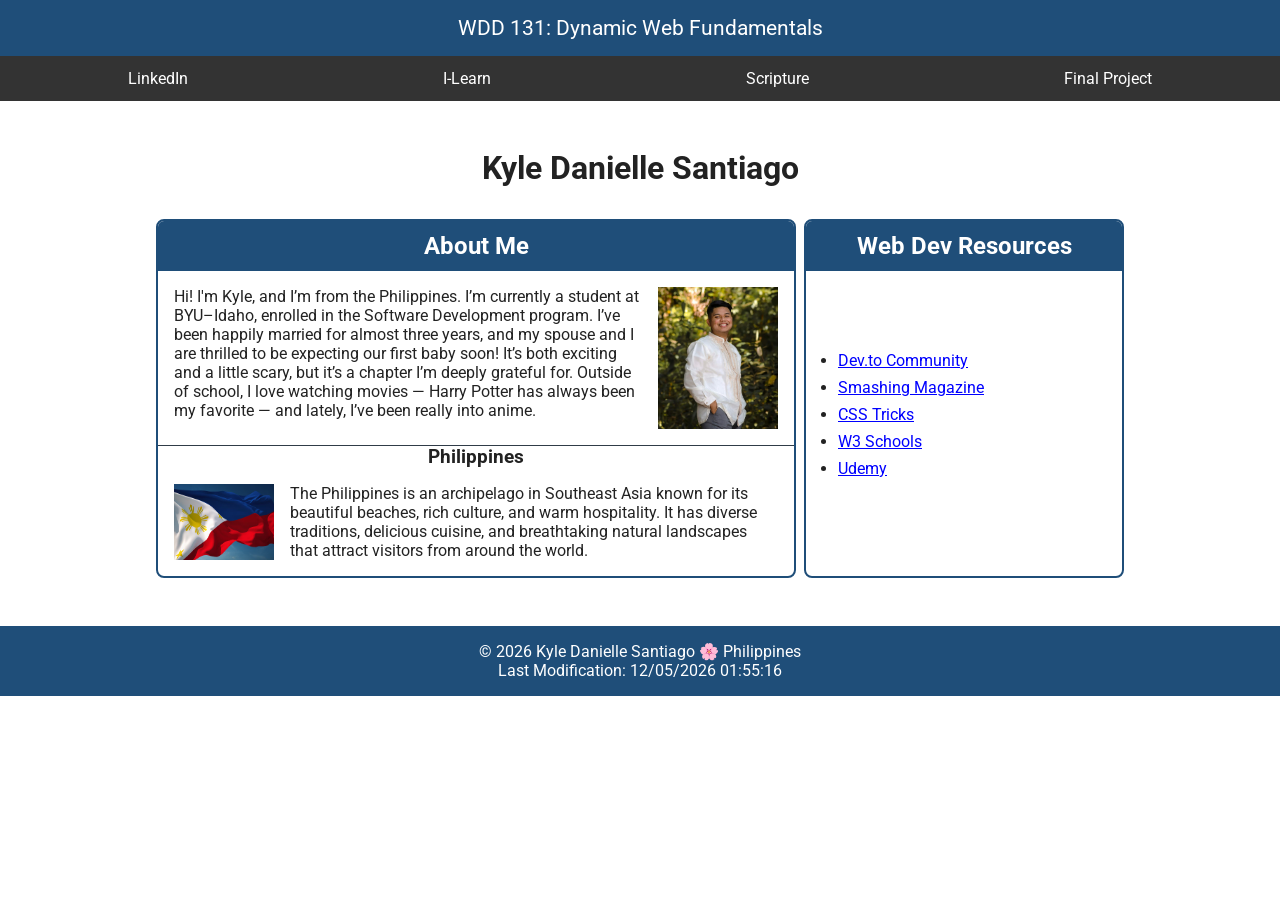
<file: index.html>
<!DOCTYPE html>
<html lang="en">

<head>
    <meta charset="UTF-8">
    <meta name="viewport" content="width=device-width, initial-scale=1.0">

    <title>WDD 131 – Dynamic Web Fundamentals – Kyle Danielle Santiago</title>

    <meta name="description"
        content="WDD 131 – Dynamic Web Fundamentals, Kyle Danielle Santiago, course home page, HTML, CSS, JavaScript">
    <meta name="author" content="Kyle Danielle Santiago">

    <!-- Google Font -->
    <link rel="preconnect" href="https://fonts.googleapis.com">
    <link rel="preconnect" href="https://fonts.gstatic.com" crossorigin>
    <link href="https://fonts.googleapis.com/css2?family=Roboto&display=swap" rel="stylesheet">

    <!-- CSS -->
    <link rel="stylesheet" href="styles/base.css">

    <!-- JavaScript -->
    <script src="scripts/getdates.js" defer></script>
</head>

<body>

    <header>
        <span id="course-title">WDD 131: Dynamic Web Fundamentals</span>

        <nav>
            <a href="https://www.linkedin.com/in/kyle-danielle-santiago-372456232/" target="_blank">LinkedIn</a>
            <a href="https://byupw.instructure.com/" target="_blank">I-Learn</a>
            <a href="https://www.churchofjesuschrist.org/study/scriptures/bofm/alma/37?lang=eng"
                target="_blank">Scripture</a>
            <a href="siteplan.html">Final Project</a>
        </nav>
    </header>

    <main>
        <h1>Kyle Danielle Santiago</h1>

        <div class="cards">
            <!-- LEFT CARD -->
            <section class="card">
                <h2>About Me</h2>

                <div class="about-content">
                    <p>
                        Hi! I'm Kyle, and I’m from the Philippines. I’m currently a student at BYU–Idaho, enrolled in
                        the Software Development program. I’ve been happily married for almost three years, and my
                        spouse and I are thrilled to
                        be expecting our first baby soon! It’s both exciting and a little scary, but it’s a chapter I’m
                        deeply grateful for.

                        Outside of school, I love watching movies — Harry Potter has always been my favorite — and
                        lately, I’ve been really into
                        anime.
                    </p>

                    <img src="images/profile.jpg" alt="Profile photo">
                </div>

                <h3>Philippines</h3>

                <div class="country">
                    <img src="images/flag.jpg" alt="Philippines flag">
                    <p>
                        The Philippines is an archipelago in Southeast Asia known for its beautiful beaches, rich
                        culture, and warm hospitality.
                        It has diverse traditions, delicious cuisine, and breathtaking natural landscapes that attract
                        visitors from around the
                        world.
                    </p>
                </div>
            </section>

            <!-- RIGHT CARD -->
            <section class="card">
                <h2>Web Dev Resources</h2>

                <ul>
                    <li><a href="https://dev.to/" target="_blank">Dev.to Community</a></li>
                    <li><a href="https://www.smashingmagazine.com/" target="_blank">Smashing Magazine</a></li>
                    <li><a href="https://css-tricks.com/" target="_blank">CSS Tricks</a></li>
                    <li><a href="https://www.w3schools.com/" target="_blank">W3 Schools</a></li>
                    <li><a href="https://www.udemy.com/" target="_blank">Udemy</a></li>
                </ul>
            </section>
        </div>
    </main>

    <footer>
        <p>
            © <span id="currentyear"></span> Kyle Danielle Santiago 🌸 Philippines
        </p>
        <p id="lastModified"></p>
    </footer>

</body>

</html>
</file>
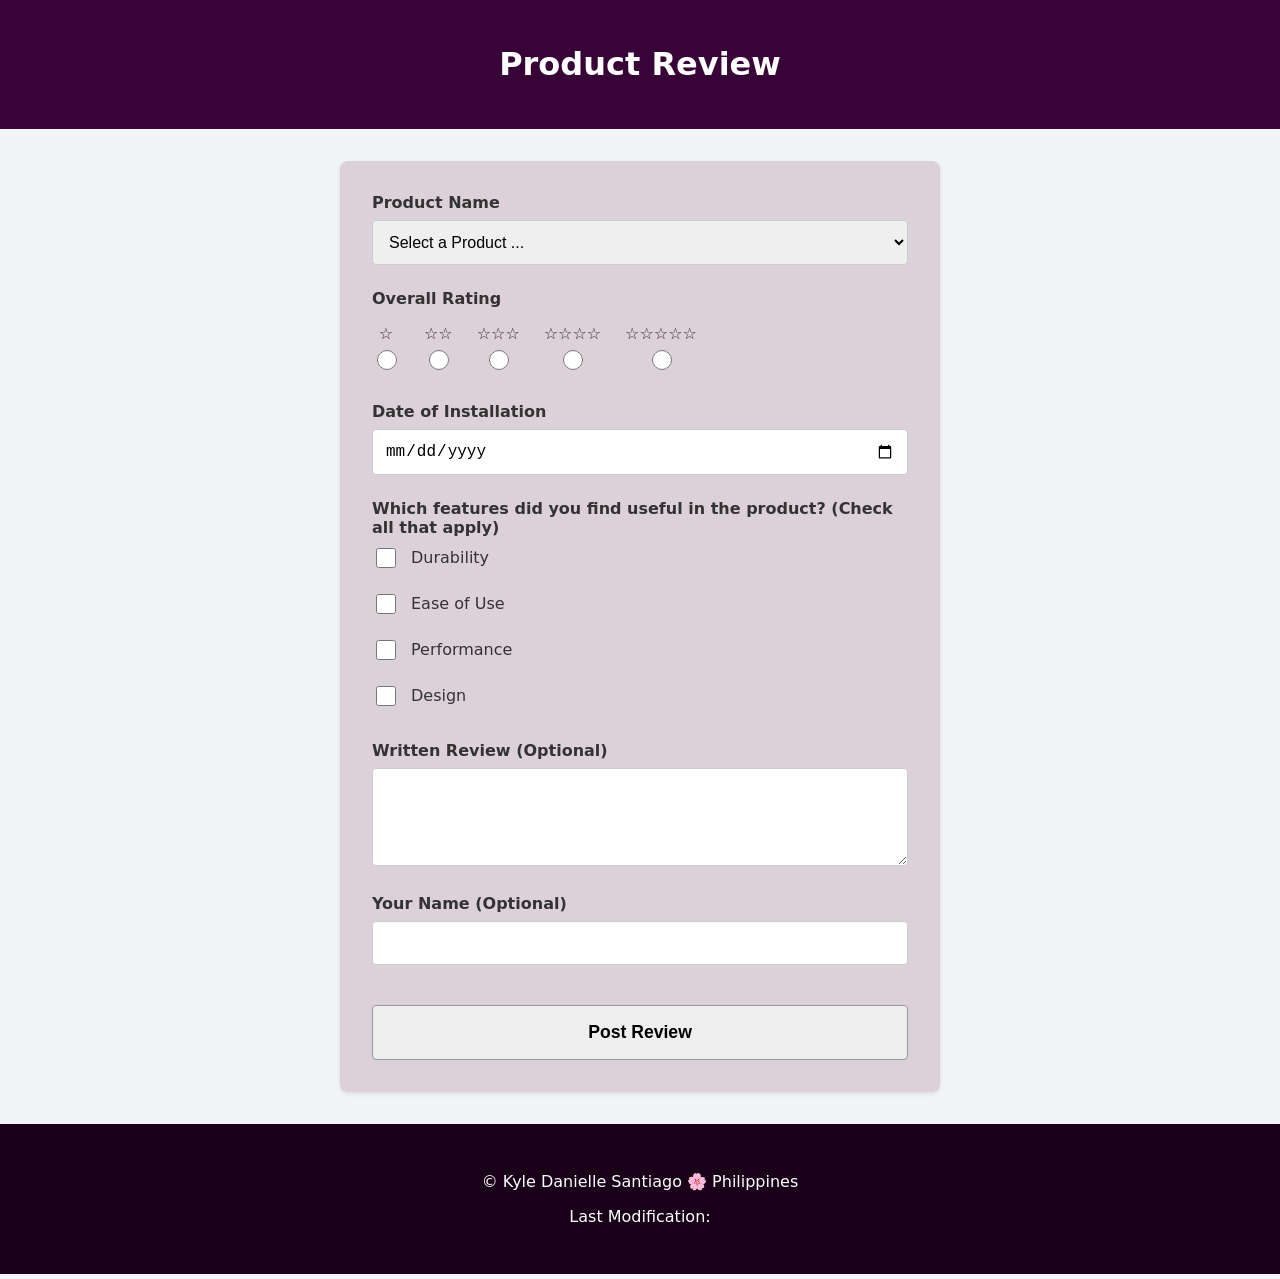
<file: form.html>
<!DOCTYPE html>
<html lang="en">

<head>
    <meta charset="UTF-8">
    <meta name="viewport" content="width=device-width, initial-scale=1.0">
    <meta name="description" content="A simple product review form where users can rate a product and leave feedback.">
    <meta name="author" content="Kyle Danielle Santiago">
    <title>Product Review Form</title>
    <link rel="stylesheet" href="styles/form.css">
    <script src="scripts/form.js"></script>
</head>

<body>
    <header>
        <h1>Product Review</h1>
    </header>

    <main>
        <form action="review.html" method="get" id="reviewForm">
            <div class="field">
                <label for="product">Product Name</label>
                <select id="product" name="product" required>
                    <option value="" disabled selected>Select a Product ...</option>
                </select>
            </div>

            <div class="field">
                <label>Overall Rating</label>
                <div class="rating-group">
                    <div class="rating-item">
                        <span>☆</span>
                        <input type="radio" id="rating1" name="rating" value="1" required>
                    </div>
                    <div class="rating-item">
                        <span>☆☆</span>
                        <input type="radio" id="rating2" name="rating" value="2" required>
                    </div>
                    <div class="rating-item">
                        <span>☆☆☆</span>
                        <input type="radio" id="rating3" name="rating" value="3" required>
                    </div>
                    <div class="rating-item">
                        <span>☆☆☆☆</span>
                        <input type="radio" id="rating4" name="rating" value="4" required>
                    </div>
                    <div class="rating-item">
                        <span>☆☆☆☆☆</span>
                        <input type="radio" id="rating5" name="rating" value="5" required>
                    </div>
                </div>
            </div>

            <div class="field">
                <label for="installDate">Date of Installation</label>
                <input type="date" id="installDate" name="installDate" required>
            </div>

            <div class="field">
                <label>Which features did you find useful in the product? (Check all that apply)</label>
                <div class="checkbox-group">
                    <label><input type="checkbox" name="features" value="durability"> Durability</label>
                    <label><input type="checkbox" name="features" value="ease"> Ease of Use</label>
                    <label><input type="checkbox" name="features" value="performance"> Performance</label>
                    <label><input type="checkbox" name="features" value="design"> Design</label>
                </div>
            </div>

            <div class="field">
                <label for="review">Written Review (Optional)</label>
                <textarea id="review" name="review" rows="4"></textarea>
            </div>

            <div class="field">
                <label for="userName">Your Name (Optional)</label>
                <input type="text" id="userName" name="userName">
            </div>

            <input type="submit" value="Post Review">
        </form>
    </main>

    <footer>
        <p>&copy; <span id="year"></span> Kyle Danielle Santiago 🌸 Philippines</p>
        <p>Last Modification: <span id="lastModified"></span></p>
    </footer>

</body>

</html>
</file>
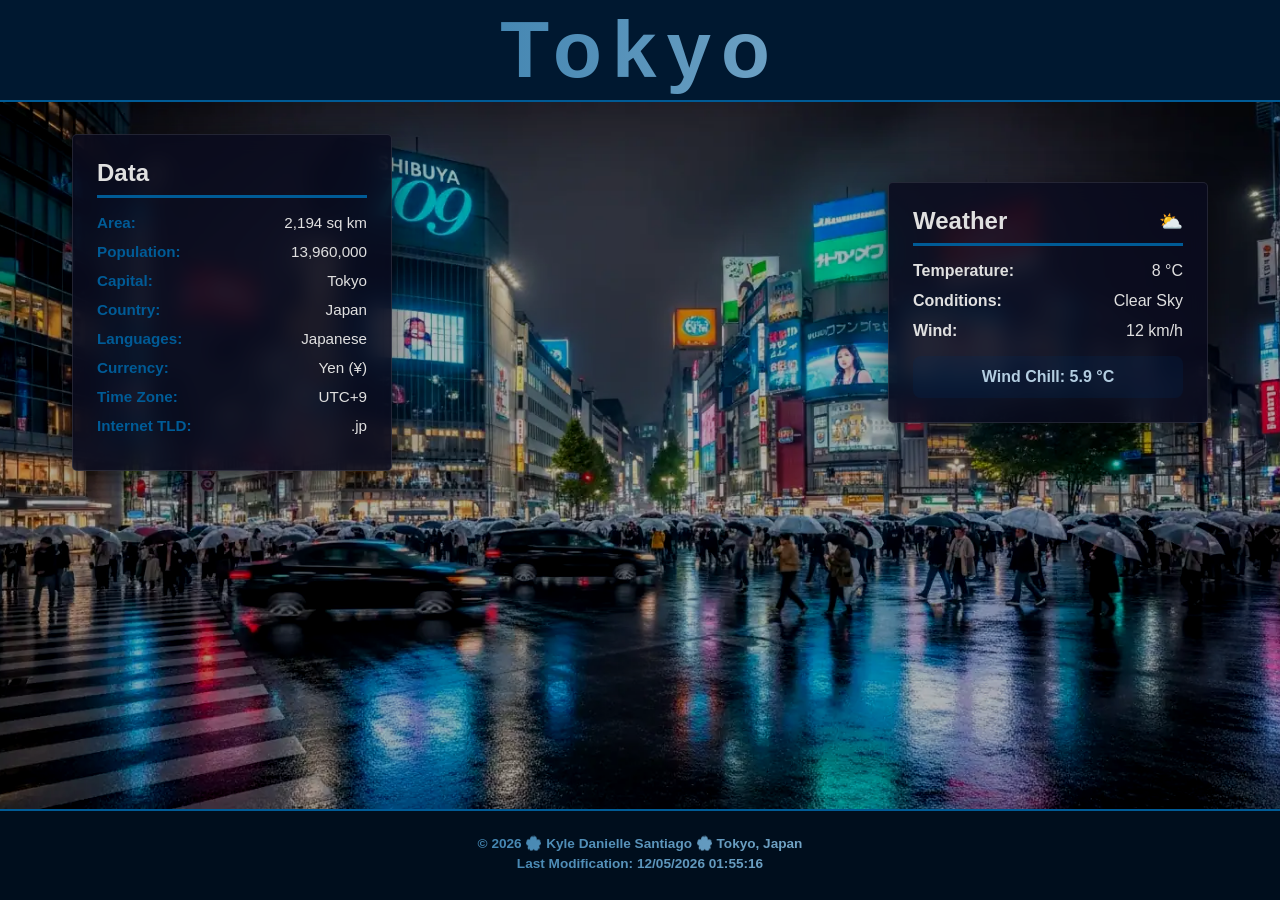
<file: place.html>
<!DOCTYPE html>
<html lang="en">

<head>
    <meta charset="UTF-8">
    <meta name="viewport" content="width=device-width, initial-scale=1.0">
    <title>Tokyo Midnight - Kyle Danielle Santiago</title>
    <meta name="description"
        content="Explore Tokyo Midnight: A comprehensive travel guide for Tokyo, Japan. Discover architecture, culture, and weather details by Kyle Danielle Santiago.">
    <meta name="author" content="Kyle Danielle Santiago">
    <link rel="stylesheet" href="styles/place.css">
    <script src="scripts/place.js" defer></script>
</head>

<body>
    <header>
        <h1>Tokyo</h1>
    </header>

    <main>
        <div class="hero">
            <picture>
                <source srcset="images/hero-desktop.webp" type="image/webp" media="(min-width: 900px)">
                <source srcset="images/hero-mobile.webp" type="image/webp">
                <img src="images/hero-mobile.webp" alt="Tokyo Night View" width="1500" height="750">
            </picture>
        </div>

        <div class="content-container">
            <section class="card data">
                <h2>Data</h2>
                <ul class="data-list">
                    <li><strong>Area:</strong> 2,194 sq km</li>
                    <li><strong>Population:</strong> 13,960,000</li>
                    <li><strong>Capital:</strong> Tokyo</li>
                    <li><strong>Country:</strong> Japan</li>
                    <li><strong>Languages:</strong> Japanese</li>
                    <li><strong>Currency:</strong> Yen (¥)</li>
                    <li><strong>Time Zone:</strong> UTC+9</li>
                    <li><strong>Internet TLD:</strong> .jp</li>
                </ul>
            </section>

            <section class="card weather">
                <h2>Weather <img src="images/weather.svg" class="weather-icon-mobile" alt="Weather Icon"></h2>
                <div class="weather-info">
                    <p><strong>Temperature:</strong> <span>8 °C</span></p>
                    <p><strong>Conditions:</strong> Clear Sky</p>
                    <p><strong>Wind:</strong> <span>12 km/h</span></p>
                    <div class="chill-result">
                        Wind Chill: <span id="windchill"></span>
                    </div>
                </div>
            </section>
        </div>
    </main>

    <footer>
        <p>&copy; <span id="year"></span> <span>🌸</span> Kyle Danielle Santiago <span>🌸</span> Tokyo, Japan</p>
        <p>Last Modification: <span id="modified"></span></p>
    </footer>
</body>

</html>
</file>
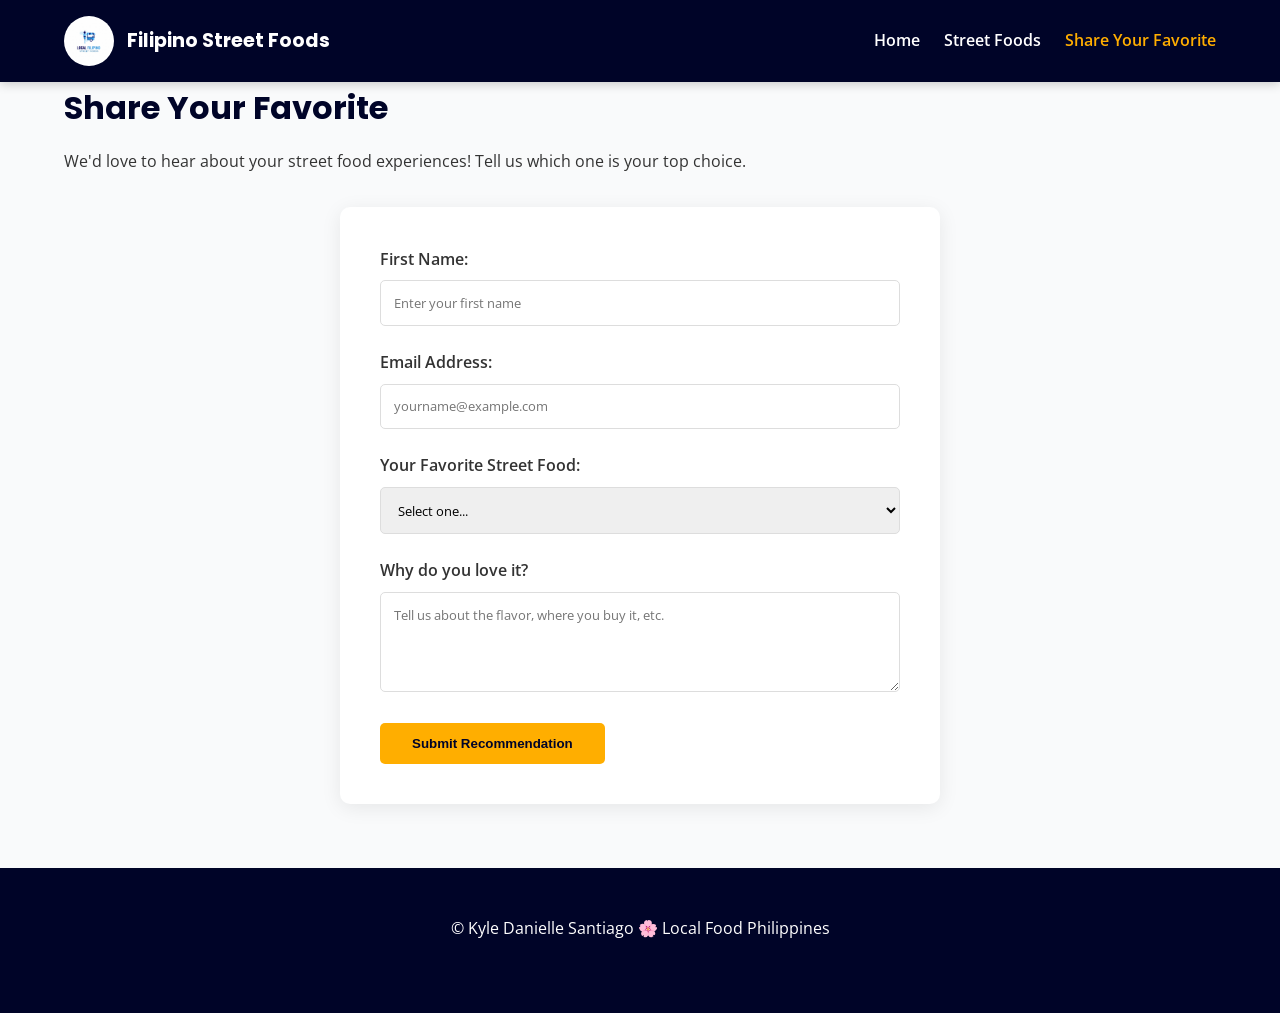
<file: siteplan-contact.html>
<!DOCTYPE html>
<html lang="en">

<head>
    <meta charset="UTF-8">
    <meta name="viewport" content="width=device-width, initial-scale=1.0">
    <title>Share Your Favorite | Local Filipino Street Foods</title>
    <meta name="description"
        content="Share your favorite Filipino street food with us! Fill out the form and join our community.">
    <link rel="stylesheet" href="styles/siteplan.css">
    <link rel="preconnect" href="https://fonts.googleapis.com">
    <link rel="preconnect" href="https://fonts.gstatic.com" crossorigin>
    <link
        href="https://fonts.googleapis.com/css2?family=Open+Sans:wght@400;600&family=Poppins:wght@600;700&display=swap"
        rel="stylesheet">
</head>

<body>
    <header>
        <div class="container nav-container">
            <div class="logo">
                <img src="images/logo.png" alt="Local Filipino Street Foods Logo" width="50" height="50">
                <span>Filipino Street Foods</span>
            </div>
            <nav>
                <button id="menu-toggle" aria-label="Toggle Menu">&#9776;</button>
                <ul id="nav-menu">
                    <li><a href="siteplan.html">Home</a></li>
                    <li><a href="siteplan-menu.html">Street Foods</a></li>
                    <li><a href="siteplan-contact.html" class="active">Share Your Favorite</a></li>
                </ul>
            </nav>
        </div>
    </header>

    <main class="container">
        <h1>Share Your Favorite</h1>
        <p>We'd love to hear about your street food experiences! Tell us which one is your top choice.</p>

        <form id="street-food-form" class="styled-form">
            <div class="form-group">
                <label for="fname">First Name:</label>
                <input type="text" id="fname" name="fname" required placeholder="Enter your first name">
            </div>

            <div class="form-group">
                <label for="email">Email Address:</label>
                <input type="email" id="email" name="email" required placeholder="yourname@example.com">
            </div>

            <div class="form-group">
                <label for="fav-food">Your Favorite Street Food:</label>
                <select id="fav-food" name="fav-food" required>
                    <option value="" disabled selected>Select one...</option>
                    <option value="kwek-kwek">Kwek-kwek</option>
                    <option value="isaw">Isaw</option>
                    <option value="fish-balls">Fish Balls</option>
                    <option value="balut">Balut</option>
                    <option value="taho">Taho</option>
                    <option value="other">Other</option>
                </select>
            </div>

            <div class="form-group">
                <label>Why do you love it?</label>
                <textarea id="message" name="message" rows="4"
                    placeholder="Tell us about the flavor, where you buy it, etc."></textarea>
            </div>

            <button type="submit" class="btn">Submit Recommendation</button>
        </form>

        <div id="form-feedback" class="hidden">
            <div class="success-message">
                <h3>Salamat!</h3>
                <p>Thank you for sharing your favorite street food with us, <span id="user-name-display"></span>!</p>
            </div>
        </div>
    </main>

    <footer>
        <div class="container footer-content">
            <p>© <span id="currentyear"></span> Kyle Danielle Santiago 🌸 Local Food Philippines</p>
            <p id="lastModified"></p>
        </div>
    </footer>

    <script src="scripts/siteplan.js"></script>
</body>

</html>
</file>
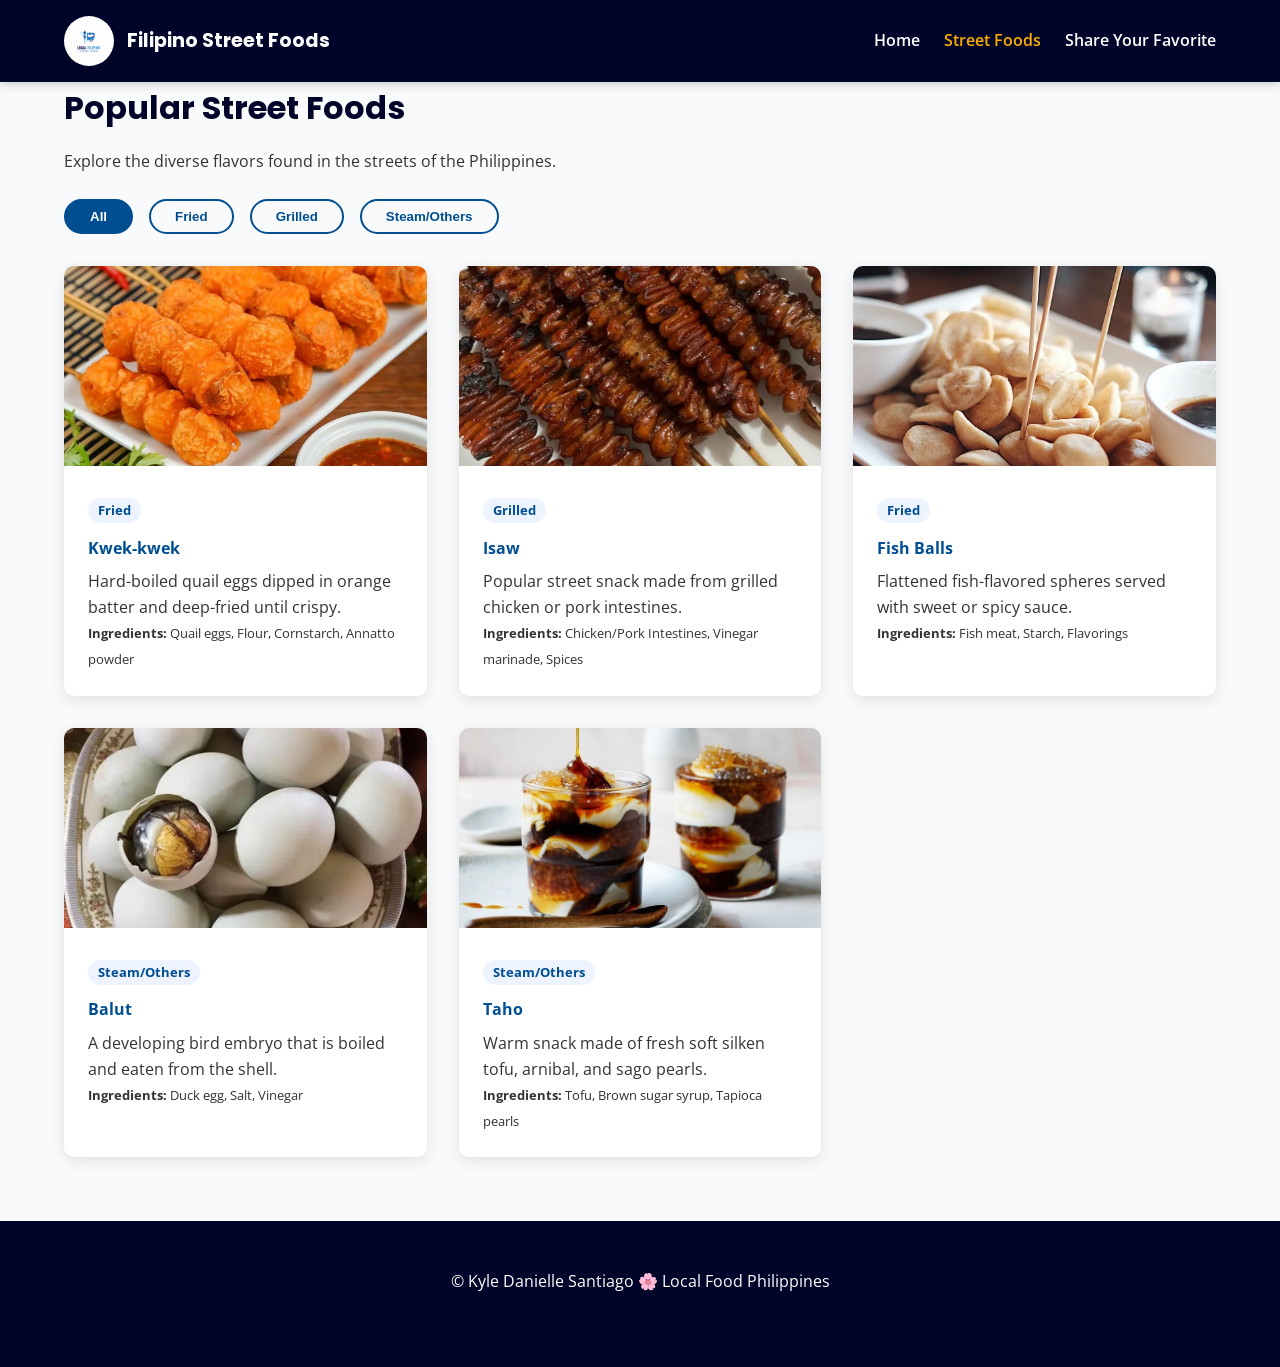
<file: siteplan-menu.html>
<!DOCTYPE html>
<html lang="en">

<head>
    <meta charset="UTF-8">
    <meta name="viewport" content="width=device-width, initial-scale=1.0">
    <title>Street Foods | Local Filipino Street Foods</title>
    <meta name="description"
        content="A comprehensive gallery of popular Filipino street foods with descriptions and ingredients.">
    <link rel="stylesheet" href="styles/siteplan.css">
    <link rel="preconnect" href="https://fonts.googleapis.com">
    <link rel="preconnect" href="https://fonts.gstatic.com" crossorigin>
    <link
        href="https://fonts.googleapis.com/css2?family=Open+Sans:wght@400;600&family=Poppins:wght@600;700&display=swap"
        rel="stylesheet">
</head>

<body>
    <header>
        <div class="container nav-container">
            <div class="logo">
                <img src="images/logo.png" alt="Local Filipino Street Foods Logo" width="50" height="50">
                <span>Filipino Street Foods</span>
            </div>
            <nav>
                <button id="menu-toggle" aria-label="Toggle Menu">&#9776;</button>
                <ul id="nav-menu">
                    <li><a href="siteplan.html">Home</a></li>
                    <li><a href="siteplan-menu.html" class="active">Street Foods</a></li>
                    <li><a href="siteplan-contact.html">Share Your Favorite</a></li>
                </ul>
            </nav>
        </div>
    </header>

    <main class="container">
        <h1>Popular Street Foods</h1>
        <p>Explore the diverse flavors found in the streets of the Philippines.</p>

        <div class="filter-controls">
            <button class="filter-btn active" data-filter="all">All</button>
            <button class="filter-btn" data-filter="Fried">Fried</button>
            <button class="filter-btn" data-filter="Grilled">Grilled</button>
            <button class="filter-btn" data-filter="Steam/Others">Steam/Others</button>
        </div>

        <div class="food-grid" id="full-menu-grid">

        </div>
    </main>

    <footer>
        <div class="container footer-content">
            <p>© <span id="currentyear"></span> Kyle Danielle Santiago 🌸 Local Food Philippines</p>
            <p id="lastModified"></p>
        </div>
    </footer>

    <script src="scripts/siteplan.js"></script>
</body>

</html>
</file>
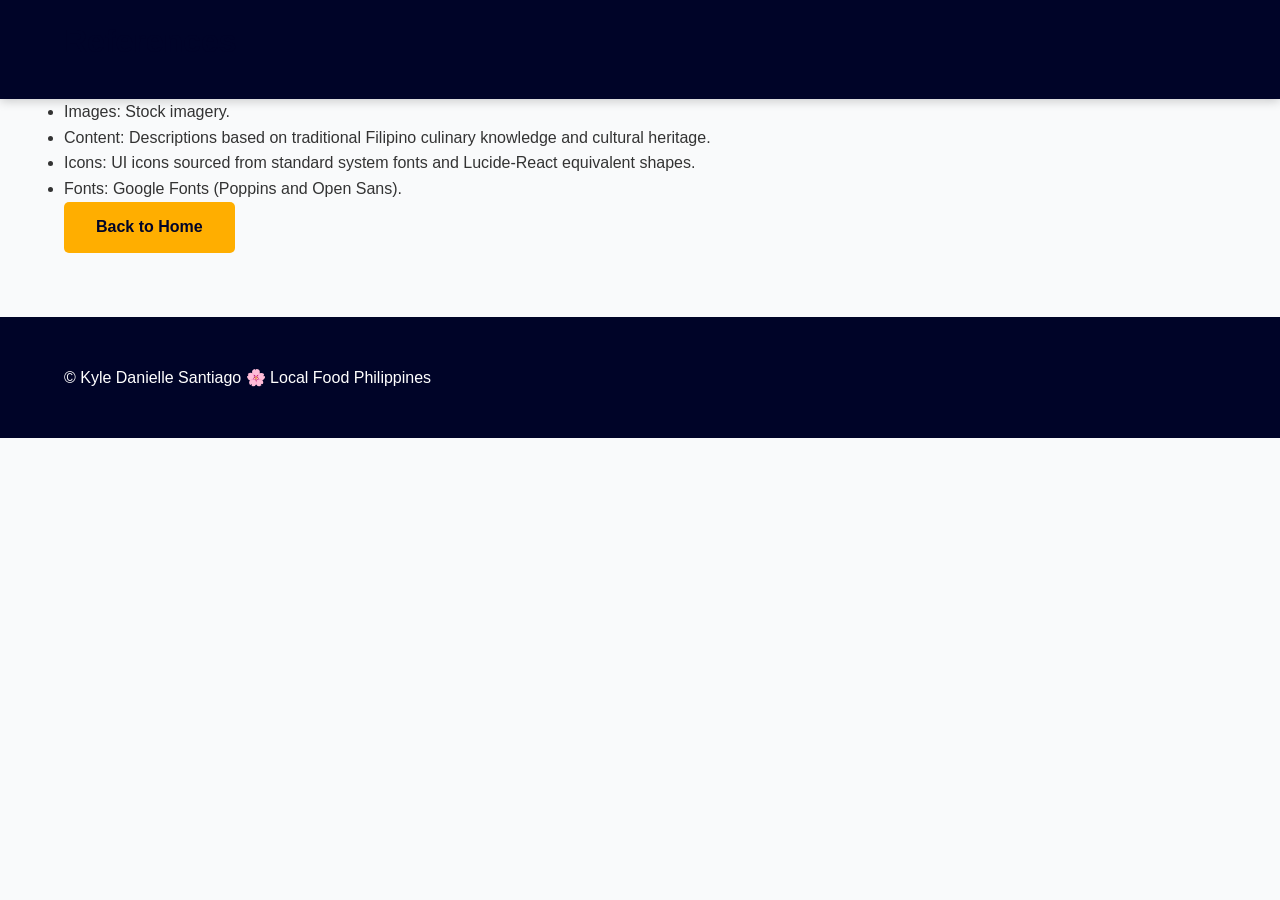
<file: siteplan-reference.html>
<!DOCTYPE html>
<html lang="en">

<head>
    <meta charset="UTF-8">
    <meta name="viewport" content="width=device-width, initial-scale=1.0">
    <title>References | Local Filipino Street Foods</title>
    <link rel="stylesheet" href="styles/siteplan.css">
</head>

<body>
    <header>
        <div class="container">
            <h1>References</h1>
        </div>
    </header>
    <main class="container">
        <ul>
            <li>Images: Stock imagery.</li>
            <li>Content: Descriptions based on traditional Filipino culinary knowledge and cultural heritage.</li>
            <li>Icons: UI icons sourced from standard system fonts and Lucide-React equivalent shapes.</li>
            <li>Fonts: Google Fonts (Poppins and Open Sans).</li>
        </ul>
        <a href="siteplan.html" class="btn">Back to Home</a>
    </main>
    <footer>
        <div class="container">
            <p>© <span id="currentyear"></span> Kyle Danielle Santiago 🌸 Local Food Philippines</p>
            <p id="lastModified"></p>
        </div>
    </footer>
</body>

</html>
</file>
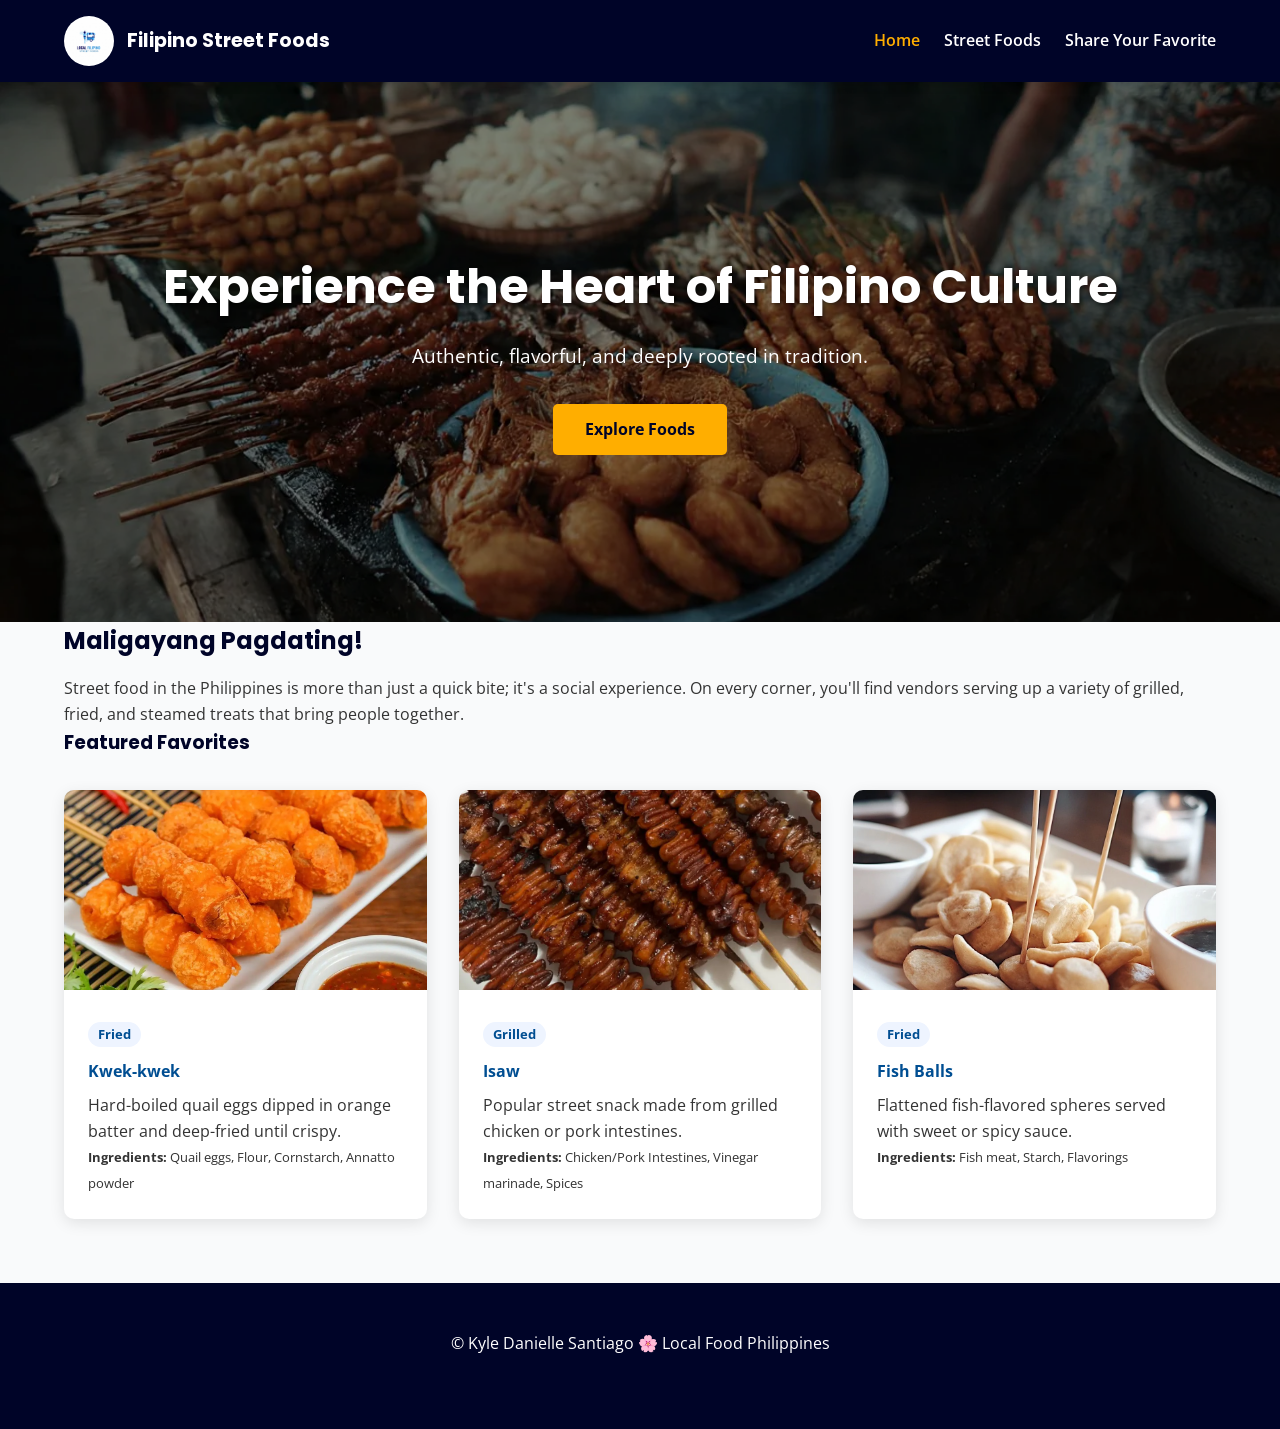
<file: siteplan.html>
<!DOCTYPE html>
<html lang="en">

<head>
    <meta charset="UTF-8">
    <meta name="viewport" content="width=device-width, initial-scale=1.0">
    <title>Home | Local Filipino Street Foods</title>
    <meta name="description"
        content="Discover the vibrant and delicious world of Local Filipino Street Foods. From Kwek-kwek to Isaw, explore the flavors of the Philippines.">
    <meta name="author" content="Kyle Danielle Santiago">
    <link rel="stylesheet" href="styles/siteplan.css">
    <link rel="preconnect" href="https://fonts.googleapis.com">
    <link rel="preconnect" href="https://fonts.gstatic.com" crossorigin>
    <link
        href="https://fonts.googleapis.com/css2?family=Open+Sans:wght@400;600&family=Poppins:wght@600;700&display=swap"
        rel="stylesheet">
</head>

<body>
    <header>
        <div class="container nav-container">
            <div class="logo">
                <img src="images/logo.png" alt="Local Filipino Street Foods Logo" width="50" height="50">
                <span>Filipino Street Foods</span>
            </div>
            <nav>
                <button id="menu-toggle" aria-label="Toggle Menu">&#9776;</button>
                <ul id="nav-menu">
                    <li><a href="siteplan.html" class="active">Home</a></li>
                    <li><a href="siteplan-menu.html">Street Foods</a></li>
                    <li><a href="siteplan-contact.html">Share Your Favorite</a></li>
                </ul>
            </nav>
        </div>
    </header>

    <main>
        <section class="hero">
            <img src="images/street-food-hero.webp" alt="Vibrant Filipino Street Food Scene" class="hero-img">
            <div class="hero-content">
                <h1>Experience the Heart of Filipino Culture</h1>
                <p>Authentic, flavorful, and deeply rooted in tradition.</p>
                <a href="siteplan-menu.html" class="btn">Explore Foods</a>
            </div>
        </section>

        <section class="container welcome">
            <h2>Maligayang Pagdating!</h2>
            <p>Street food in the Philippines is more than just a quick bite; it's a social experience. On every corner,
                you'll find vendors serving up a variety of grilled, fried, and steamed treats that bring people
                together.</p>
        </section>

        <section class="container featured">
            <h3>Featured Favorites</h3>
            <div class="food-grid" id="featured-grid">
            </div>
        </section>

    </main>

    <footer>
        <div class="container footer-content">
            <p>© <span id="currentyear"></span> Kyle Danielle Santiago 🌸 Local Food Philippines</p>
            <p id="lastModified"></p>
        </div>
    </footer>

    <script src="scripts/siteplan.js"></script>
</body>

</html>
</file>
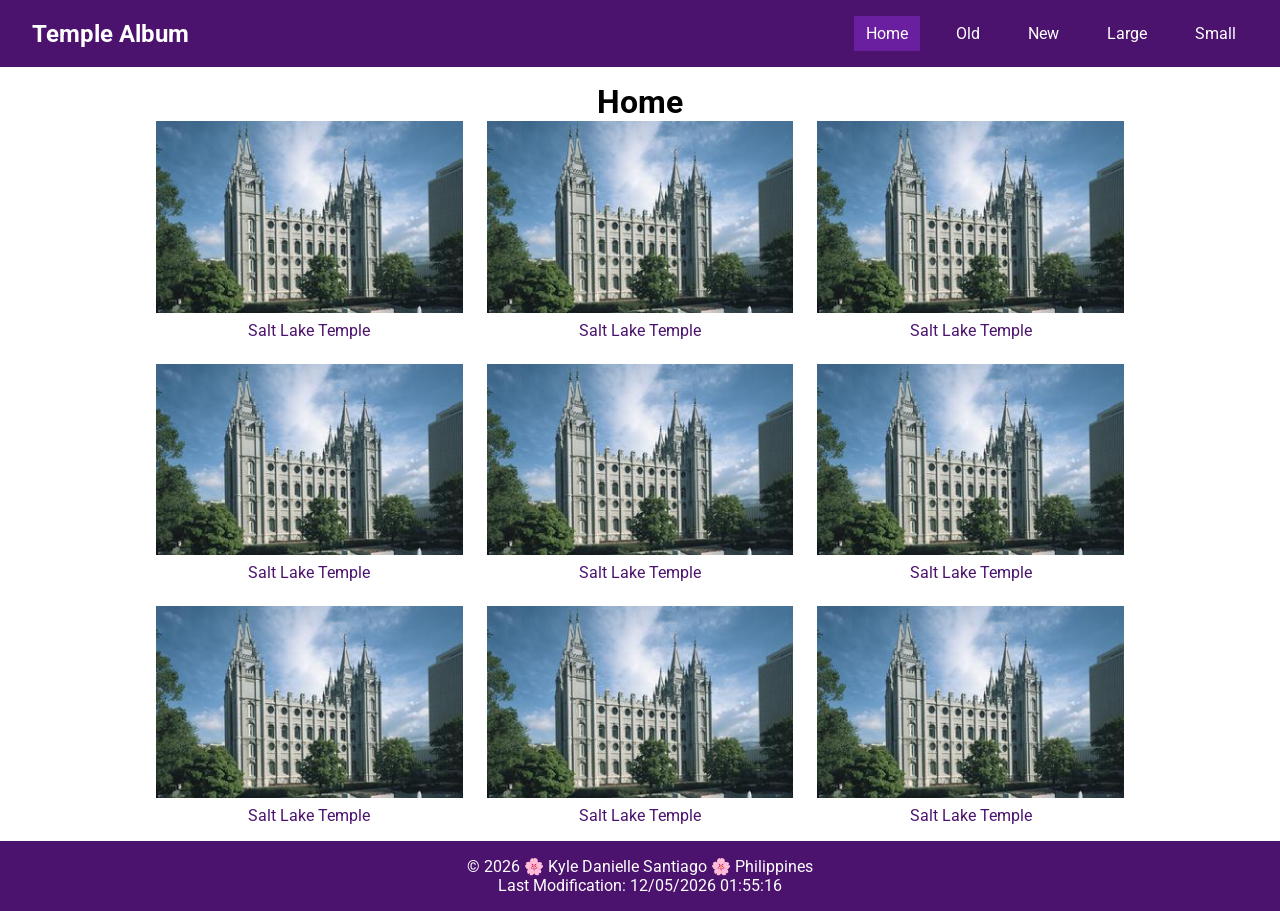
<file: temples.html>
<!DOCTYPE html>
<html lang="en">

<head>
    <meta charset="UTF-8">
    <meta name="viewport" content="width=device-width, initial-scale=1.0">
    <meta name="description"
        content="A responsive temple picture album featuring a hamburger navigation menu and a grid-based layout for mobile and large screen views.">
    <meta name="author" content="Kyle Danielle Santiago">
    <title>Temple Album</title>

    <link rel="preconnect" href="https://fonts.googleapis.com">
    <link rel="preconnect" href="https://fonts.gstatic.com" crossorigin>
    <link
        href="https://fonts.googleapis.com/css2?family=Poiret+One&family=Roboto:ital,wght@0,100..900;1,100..900&display=swap"
        rel="stylesheet">

    <link rel="stylesheet" href="styles/temples.css">
    <link rel="stylesheet" href="styles/temples-large.css">

    <script src="scripts/temples.js" defer></script>
</head>

<body>
    <header>
        <h2 id="site-title">Temple Album</h2>

        <button id="menu" aria-label="Open Menu">☰</button>

        <nav class="navigation">
            <a href="#" class="active">Home</a>
            <a href="#">Old</a>
            <a href="#">New</a>
            <a href="#">Large</a>
            <a href="#">Small</a>
        </nav>
    </header>

    <main>
        <h1>Home</h1>

        <section class="gallery">

            <figure>
                <img src="images/temple.jpg" alt="Salt Lake Temple">
                <figcaption>Salt Lake Temple</figcaption>
            </figure>
            <figure>
                <img src="images/temple.jpg" alt="Salt Lake Temple">
                <figcaption>Salt Lake Temple</figcaption>
            </figure>
            <figure>
                <img src="images/temple.jpg" alt="Salt Lake Temple">
                <figcaption>Salt Lake Temple</figcaption>
            </figure>
            <figure>
                <img src="images/temple.jpg" alt="Salt Lake Temple">
                <figcaption>Salt Lake Temple</figcaption>
            </figure>
            <figure>
                <img src="images/temple.jpg" alt="Salt Lake Temple">
                <figcaption>Salt Lake Temple</figcaption>
            </figure>
            <figure>
                <img src="images/temple.jpg" alt="Salt Lake Temple">
                <figcaption>Salt Lake Temple</figcaption>
            </figure>
            <figure>
                <img src="images/temple.jpg" alt="Salt Lake Temple">
                <figcaption>Salt Lake Temple</figcaption>
            </figure>
            <figure>
                <img src="images/temple.jpg" alt="Salt Lake Temple">
                <figcaption>Salt Lake Temple</figcaption>
            </figure>
            <figure>
                <img src="images/temple.jpg" alt="Salt Lake Temple">
                <figcaption>Salt Lake Temple</figcaption>
            </figure>
        </section>
    </main>

    <footer>
        <p>© <span id="year"></span> 🌸 Kyle Danielle Santiago 🌸 Philippines</p>
        <p>Last Modification: <span id="modified"></span></p>
    </footer>
</body>

</html>
</file>
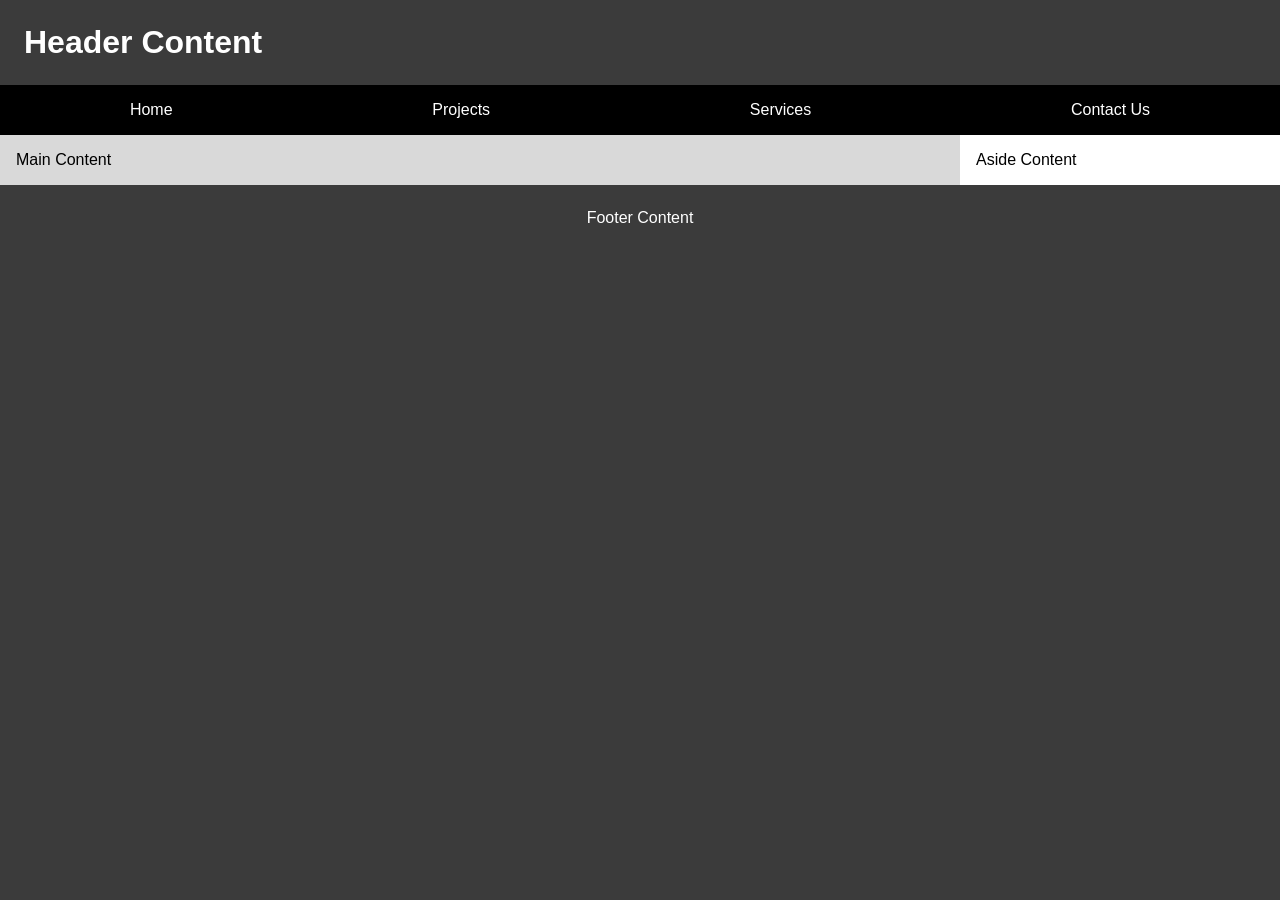
<file: week01/basic-layout.html>
<!DOCTYPE html>
<html lang="en">

<head>
    <meta charset="UTF-8">
    <title>Kyle Santiago | WDD 131 | W01 Layout</title>
    <link rel="stylesheet" href="styles/layout.css">
</head>

<body>

    <!-- Header with Navigation -->
    <header>
        <h1>Header Content</h1>

        <nav>
            <ul class="navigation">
                <li><a href="#">Home</a></li>
                <li><a href="#">Projects</a></li>
                <li><a href="#">Services</a></li>
                <li><a href="#">Contact Us</a></li>
            </ul>
        </nav>
    </header>

    <!-- Main Layout -->
    <main>
        <p>Main Content</p>
    </main>

    <aside class="right-sidebar">
        <p>Aside Content</p>
    </aside>

    <!-- Footer -->
    <footer>
        <p>Footer Content</p>
    </footer>

</body>

</html>
</file>
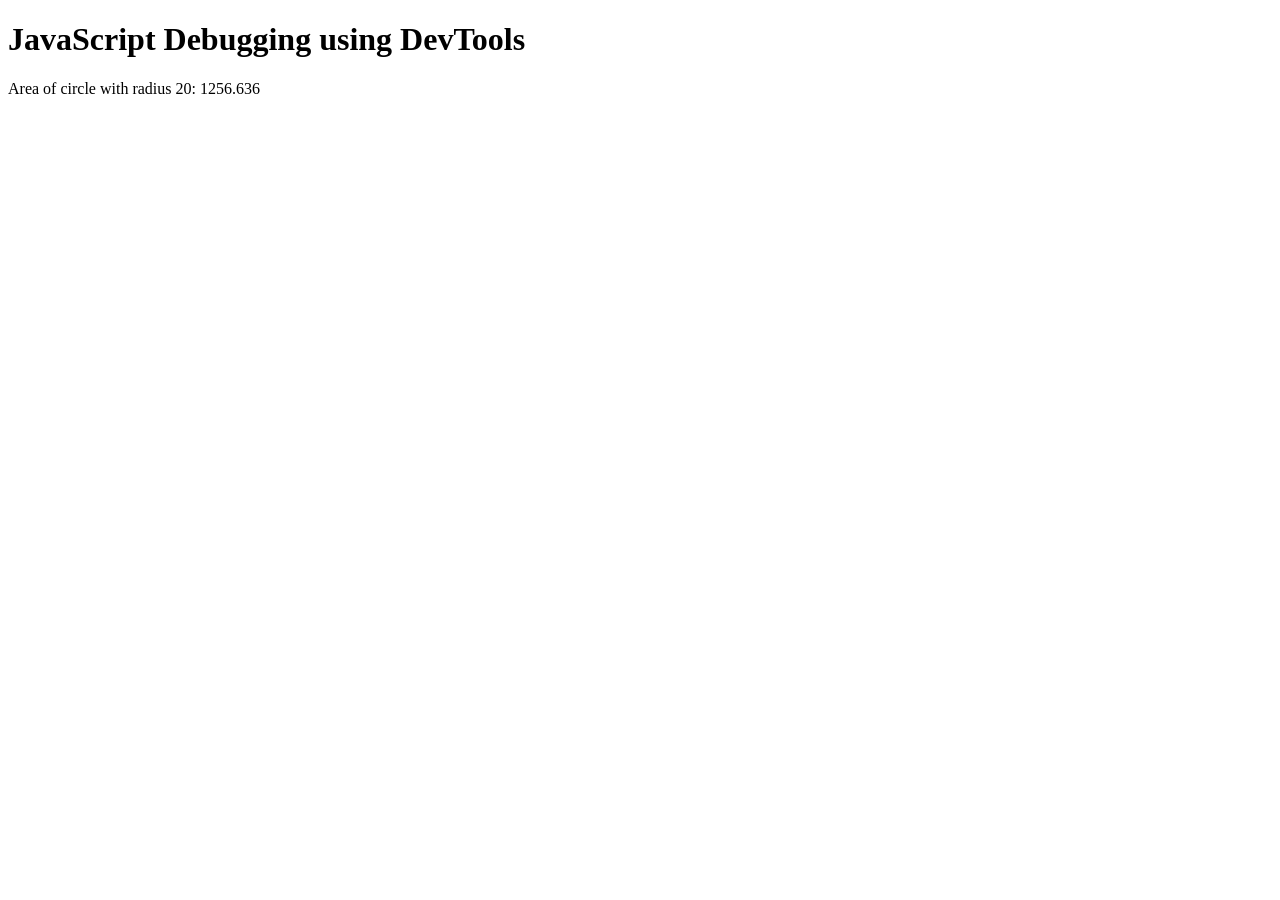
<file: week02/debugging.html>
<!DOCTYPE html>
<html lang="en">

<head>
    <meta charset="UTF-8">
    <title>JavaScript Debugging</title>
    <script src="scripts/debugging.js" defer></script>
</head>

<body>

    <h1>JavaScript Debugging using DevTools</h1>
    <p>
        Area of circle with radius <span id="radius"></span>:
        <span id="area"></span>
    </p>

</body>

</html>
</file>
<file: styles/base.css>
* {
    margin: 0;
    padding: 0;
    box-sizing: border-box;
}

body {
    font-family: "Roboto", sans-serif;
    background-color: #ffffff;
    color: #222;
}

/* HEADER */
header {
    background-color: #1f4e79;
    color: white;
}

#course-title {
    display: block;
    text-align: center;
    padding: 1rem;
    font-size: 1.3rem;
}

/* NAV */
nav {
    display: flex;
    justify-content: space-around;
    background-color: #333;
}

nav a {
    color: white;
    text-decoration: none;
    padding: 0.8rem 1rem;
}

nav a:hover {
    background-color: #555;
}

/* MAIN */
main {
    max-width: 1000px;
    margin: 2rem auto;
    padding: 1rem;
}

main h1 {
    text-align: center;
    margin-bottom: 2rem;
}

/* GRID CARDS */
.cards {
    display: grid;
    grid-template-columns: 2fr 1fr;
    gap: .5rem;
}

/* CARD */
.card {
    border: 2px solid #1f4e79;
    border-radius: 8px;
    overflow: hidden;
}

.card h2 {
    background-color: #1f4e79;
    color: white;
    padding: 0.7rem;
    text-align: center;
}

/* ABOUT CONTENT */
.about-content {
    display: flex;
    gap: 1rem;
    padding: 1rem;
}

.about-content img {
    width: 120px;
}

/* COUNTRY */
.card h3 {
    border-top: 1.5px solid #303c48;
    text-align: center;
}

.country {
    display: flex;
    gap: 1rem;
    padding: 1rem;
}

.country img {
    width: 100px;
}

/* RESOURCES */
.card ul {
    padding: 5rem 2rem;
}

.card li {
    margin-bottom: 0.5rem;
}

.card a {
    color: blue;
}

/* FOOTER */
footer {
    background-color: #1f4e79;
    color: white;
    text-align: center;
    padding: 1rem;
}
</file>
<file: styles/form.css>
:root {
    --primary: #380438;
    --secondary: #dcd0d9;
    --dark: #1a011a;
    --bg: #f3f4f6;
}

body {
    font-family: system-ui, -apple-system, sans-serif;
    background-color: var(--bg);
    margin: 0;
    color: #333;
}

header {
    background-color: var(--primary);
    color: white;
    padding: 1.5rem;
    text-align: center;
}

main {
    max-width: 600px;
    margin: 2rem auto;
    padding: 0 1rem;
}

form {
    background-color: var(--secondary);
    padding: 2rem;
    border-radius: 8px;
    box-shadow: 0 2px 4px rgba(0, 0, 0, 0.1);
}

.field {
    margin-bottom: 1.5rem;
}

label {
    display: block;
    font-weight: bold;
    margin-bottom: 0.5rem;
}

select,
input[type="text"],
input[type="date"],
textarea {
    width: 100%;
    padding: 0.75rem;
    border: 1px solid #ccc;
    border-radius: 4px;
    box-sizing: border-box;
    font-size: 1rem;
}

.rating-group {
    display: flex;
    justify-content: flex-start;
    gap: 1.5rem;
    padding: 0.5rem 0;
}

.rating-item {
    display: flex;
    flex-direction: column;
    align-items: center;
    gap: 0.25rem;
}

.checkbox-group {
    display: flex;
    flex-direction: column;
    gap: 0.75rem;
}

.checkbox-group label {
    font-weight: normal;
    display: flex;
    align-items: center;
    gap: 0.75rem;
}

input[type="checkbox"],
input[type="radio"] {
    width: 1.25rem;
    height: 1.25rem;
}

input[type="submit"] {
    width: 100%;
    padding: 1rem;
    background-color: #eee;
    border: 1px solid #999;
    font-weight: bold;
    font-size: 1.1rem;
    cursor: pointer;
    border-radius: 4px;
    margin-top: 1rem;
}

input[type="submit"]:hover {
    background-color: #ddd;
}

footer {
    background-color: var(--dark);
    color: white;
    text-align: center;
    padding: 2rem;
    margin-top: 2rem;
}

@media (max-width: 480px) {
    .rating-group {
        gap: 0.75rem;
    }
}
</file>
<file: styles/place.css>
:root {
    --color-1: #003060;
    --color-2: #005b96;
    --color-3: #b3cde0;
    --text-light: #e0e0e0;
    --card-bg: rgba(10, 11, 30, 0.85);
    --border-color: rgba(255, 255, 255, 0.1);
}

* {
    box-sizing: border-box;
    margin: 0;
    padding: 0;
}

body {
    font-family: 'Segoe UI', Tahoma, Geneva, Verdana, sans-serif;
    background-color: var(--color-1);
    color: var(--text-light);
    min-height: 100vh;
    display: flex;
    flex-direction: column;
}

header {
    background-color: rgba(0, 0, 0, 0.5);
    padding: .25rem;
    text-align: center;
    border-bottom: 2px solid var(--color-2);
}

header h1 {
    font-size: 5rem;
    letter-spacing: 10px;
    background: linear-gradient(to right, var(--color-2), var(--color-3));
    -webkit-background-clip: text;
    background-clip: text;
    -webkit-text-fill-color: transparent;
}

main {
    flex: 1;
    position: relative;
}

.hero {
    width: 100%;
    height: 700px;
    overflow: hidden;
}

.hero img {
    width: 100%;
    height: 100%;
    object-fit: cover;
    filter: brightness(0.7) contrast(1.1);
}

.content-container {
    max-width: 1200px;
    margin: 0 auto;
    padding: 3rem 1.5rem 1.5rem 1.5rem;
    display: flex;
    flex-direction: column;
    gap: 1.5rem;
    margin-top: 2rem;
}

.card {
    background: var(--card-bg);
    backdrop-filter: blur(10px);
    border: 1px solid var(--border-color);
    border-radius: 5px;
    padding: 1.5rem;
    box-shadow: 0 8px 32px rgba(0, 0, 0, 0.5);
}

.card h2 {
    font-size: 1.5rem;
    margin-bottom: 1rem;
    padding-bottom: 0.5rem;
    border-bottom: 3px solid var(--color-2);
    display: flex;
    align-items: center;
    justify-content: space-between;
}

.data-list {
    list-style: none;
}

.data-list li {
    display: flex;
    justify-content: space-between;
    margin-bottom: 0.75rem;
    font-size: 0.95rem;
}

.data-list li strong {
    color: var(--color-2);
}

.weather-info p {
    display: flex;
    justify-content: space-between;
    margin-bottom: 0.75rem;
}

.weather-icon-mobile {
    width: 50px;
    height: 50px;
}

.chill-result {
    margin-top: 1rem;
    padding: 0.75rem;
    background: rgba(0, 48, 96, 0.2);
    border-radius: 8px;
    text-align: center;
    color: var(--color-3);
    font-weight: bold;
}

@media (min-width: 900px) {
    main {
        height: 600px;
    }

    .hero {
        position: absolute;
        top: 0;
        left: 0;
        width: 100%;
        height: 100%;
        z-index: 1;
    }

    .content-container {
        position: relative;
        z-index: 10;
        height: 100%;
        flex-direction: row;
        justify-content: space-between;
        align-items: center;
        padding: 0 2rem;
    }

    .card {
        width: 320px;
        margin: 0;
    }

    .weather h2::after {
        content: " ⛅";
        font-size: 1.2rem;
    }

    .weather-icon-mobile {
        display: none;
    }
}

footer {
    background-color: rgba(0, 0, 0, 0.7);
    padding: 1.5rem;
    text-align: center;
    font-size: 0.85rem;
    color: white;
    border-top: 2px solid var(--color-2);
}

footer p {
    background: linear-gradient(to right, var(--color-2), var(--color-3));
    font-weight: bold;
    -webkit-background-clip: text;
    background-clip: text;
    -webkit-text-fill-color: transparent;
    margin-bottom: 5px;
}
</file>
<file: styles/siteplan.css>
:root {
    --primary-blue: #004E92;
    --midnight-blue: #000428;
    --accent-gold: #FFAE00;
    --bg-light: #F9FAFB;
    --text-dark: #333;
    --text-muted: #666;
    --white: #ffffff;
    --transition: all 0.3s ease;
}

* {
    box-sizing: border-box;
    margin: 0;
    padding: 0;
}

body {
    font-family: 'Open Sans', sans-serif;
    background-color: var(--bg-light);
    color: var(--text-dark);
    line-height: 1.6;
}

h1,
h2,
h3 {
    font-family: 'Poppins', sans-serif;
    color: var(--midnight-blue);
    margin-bottom: 1rem;
}

.container {
    max-width: 1200px;
    margin: 0 auto;
    padding: 0 1.5rem;
}

header {
    background-color: var(--midnight-blue);
    color: var(--white);
    padding: 1rem 0;
    position: sticky;
    top: 0;
    z-index: 1000;
    box-shadow: 0 2px 10px rgba(0, 0, 0, 0.2);
}

.nav-container {
    display: flex;
    justify-content: space-between;
    align-items: center;
}

.logo {
    display: flex;
    align-items: center;
    gap: 0.8rem;
    font-family: 'Poppins', sans-serif;
    font-weight: 700;
    font-size: 1.2rem;
}

.logo img {
    border-radius: 50%;
    background: var(--white);
    padding: 2px;
}

#nav-menu {
    display: flex;
    list-style: none;
    gap: 1.5rem;
}

#nav-menu a {
    color: var(--white);
    text-decoration: none;
    font-weight: 600;
    transition: var(--transition);
    padding: 0.5rem 0;
}

#nav-menu a:hover,
#nav-menu a.active {
    color: var(--accent-gold);
}

#menu-toggle {
    display: none;
    background: none;
    border: none;
    color: var(--white);
    font-size: 1.5rem;
    cursor: pointer;
}

.hero {
    position: relative;
    height: 60vh;
    overflow: hidden;
    display: flex;
    align-items: center;
    justify-content: center;
    text-align: center;
    color: var(--white);
}

.hero-img {
    position: absolute;
    top: 0;
    left: 0;
    width: 100%;
    height: 100%;
    object-fit: cover;
    z-index: -1;
    filter: brightness(0.5);
}

.hero-content h1 {
    color: var(--white);
    font-size: 3rem;
    text-shadow: 2px 2px 4px rgba(0, 0, 0, 0.5);
}

.hero-content p {
    font-size: 1.2rem;
    margin-bottom: 2rem;
}

.btn {
    display: inline-block;
    background-color: var(--accent-gold);
    color: var(--midnight-blue);
    padding: 0.8rem 2rem;
    text-decoration: none;
    border-radius: 5px;
    font-weight: 700;
    transition: var(--transition);
    border: none;
    cursor: pointer;
}

.btn:hover {
    background-color: #e69d00;
    transform: translateY(-2px);
}

.food-grid {
    display: grid;
    grid-template-columns: repeat(auto-fit, minmax(300px, 1fr));
    gap: 2rem;
    margin: 2rem 0;
}

.food-card {
    background: var(--white);
    border-radius: 10px;
    overflow: hidden;
    box-shadow: 0 4px 15px rgba(0, 0, 0, 0.1);
    transition: var(--transition);
}

.food-card:hover {
    transform: translateY(-10px);
}

.food-card img {
    width: 100%;
    height: 200px;
    object-fit: cover;
}

.food-card-content {
    padding: 1.5rem;
}

.food-card h4 {
    color: var(--primary-blue);
    margin-bottom: 0.5rem;
}

.food-type {
    display: inline-block;
    background: #eef4ff;
    color: var(--primary-blue);
    padding: 2px 10px;
    border-radius: 20px;
    font-size: 0.8rem;
    font-weight: 700;
    margin-bottom: 0.8rem;
}

.filter-controls {
    display: flex;
    gap: 1rem;
    margin: 1.5rem 0;
    flex-wrap: wrap;
}

.filter-btn {
    padding: 0.5rem 1.5rem;
    border: 2px solid var(--primary-blue);
    background: none;
    color: var(--primary-blue);
    border-radius: 20px;
    cursor: pointer;
    font-weight: 600;
    transition: var(--transition);
}

.filter-btn.active,
.filter-btn:hover {
    background: var(--primary-blue);
    color: var(--white);
}

.styled-form {
    background: var(--white);
    padding: 2.5rem;
    border-radius: 10px;
    box-shadow: 0 4px 20px rgba(0, 0, 0, 0.08);
    max-width: 600px;
    margin: 2rem auto;
}

.form-group {
    margin-bottom: 1.5rem;
}

.form-group label {
    display: block;
    margin-bottom: 0.5rem;
    font-weight: 600;
}

.form-group input,
.form-group select,
.form-group textarea {
    width: 100%;
    padding: 0.8rem;
    border: 1px solid #ddd;
    border-radius: 5px;
    font-family: inherit;
}

.hidden {
    display: none;
}

.success-message {
    text-align: center;
    padding: 2rem;
    background: #d4edda;
    color: #155724;
    border-radius: 10px;
    margin-top: 2rem;
}

.visit-counter {
    text-align: center;
    padding: 2rem 0;
    background: #eef4ff;
    margin: 2rem 0;
    border-radius: 10px;
}

footer {
    background: var(--midnight-blue);
    color: var(--white);
    padding: 3rem 0;
    margin-top: 4rem;
}

.footer-content {
    display: flex;
    flex-direction: column;
    align-items: center;
    gap: 1.5rem;
}

.footer-content nav ul {
    list-style: none;
    display: flex;
    gap: 2rem;
}

.footer-content a {
    color: #ccc;
    text-decoration: none;
}

.footer-content a:hover {
    color: var(--white);
}

@media (max-width: 768px) {
    #menu-toggle {
        display: block;
    }

    #nav-menu {
        display: none;
        flex-direction: column;
        width: 100%;
        position: absolute;
        top: 100%;
        left: 0;
        background: var(--midnight-blue);
        padding: 1rem 1.5rem;
        gap: 1rem;
    }

    #nav-menu.show {
        display: flex;
    }

    .hero-content h1 {
        font-size: 2rem;
    }
}
</file>
<file: styles/temples.css>
* {
    box-sizing: border-box;
    margin: 0;
    padding: 0;
}

@media (max-width: 768px) {
    header h2 {
        display: none;
    }
}
body {
    font-family: 'Roboto', sans-serif;
}

header {
    background-color: #4b136e;
    color: white;
}

header-bar {
    display: flex;
    justify-content: space-between;
    align-items: center;
    padding: 1rem;
}

#menu {
    font-size: 2rem;
    background: none;
    border: none;
    color: white;
    cursor: pointer;
}

nav {
    display: none;
    flex-direction: column;
    background-color: #4b136e;
}

nav a {
    color: white;
    padding: 4rem;
    text-decoration: none;
    text-align: center;
}

nav a:hover,
nav a.active {
    background-color: #6a1fa1;
}

nav.open {
    display: flex;
}

main {
    max-width: 1000px;
    margin: 0 auto;
    padding: 1rem;
    text-align: center;
}

.gallery {
    display: grid;
    grid-template-columns: 1fr;
    gap: 1.5rem;
}

figure {
    margin: 0;
}

figure img {
    width: 100%;
    height: auto;
    display: block;
}

figcaption {
    margin-top: 0.5rem;
    color: #4b136e;
}

footer {
    background-color: #4b136e;
    color: white;
    text-align: center;
    padding: 1rem;
}
</file>
<file: styles/temples-large.css>
@media (min-width: 768px) {

    header {
        display: flex;
        align-items: center;
        padding: 1rem 2rem;
    }

    #site-title {
        white-space: nowrap;
    }

    #menu {
        display: none;
    }

    .navigation {
        display: flex;
        flex-direction: row;
        gap: 1.5rem;
        margin-left: auto;
    }

    .navigation a {
        padding: 0.5rem 0.75rem;
    }

    .navigation a:hover {
        background-color: #6a1fa1;
    }

    .gallery {
        grid-template-columns: repeat(3, 1fr);
    }
}
</file>
<file: week01/styles/layout.css>
/* Reset */
* {
  margin: 0;
  padding: 0;
}

/* Grid Layout */
body {
  font-family: Arial, sans-serif;
  height: 100vh;
  display: grid;
  grid-template-rows: auto auto 1fr auto;
  grid-template-columns: 3fr 1fr;
}

/* Header */
header {
  grid-column: 1 / 3;
  background-color: #3b3b3b;
  color: white;
}

/* Header title */
header h1 {
  padding: 1.5rem;
}

/* Navigation - Flexbox */
.navigation {
  list-style: none;
  display: flex;
  background-color: black;
}

.navigation li {
  flex: 1 1 auto;
}

.navigation a {
  display: block;
  padding: 1rem;
  color: white;
  text-align: center;
  text-decoration: none;
}

.navigation a:hover {
  text-decoration: underline;
}

/* Main Content */
main {
  background-color: #d9d9d9;
  padding: 1rem;
}

/* Aside */
.right-sidebar {
  background-color: white;
  padding: 1rem;
}

/* Footer */
footer {
  grid-column: 1 / 3;
  background-color: #3b3b3b;
  color: white;
  text-align: center;
  padding: 1.5rem;
}
</file>
